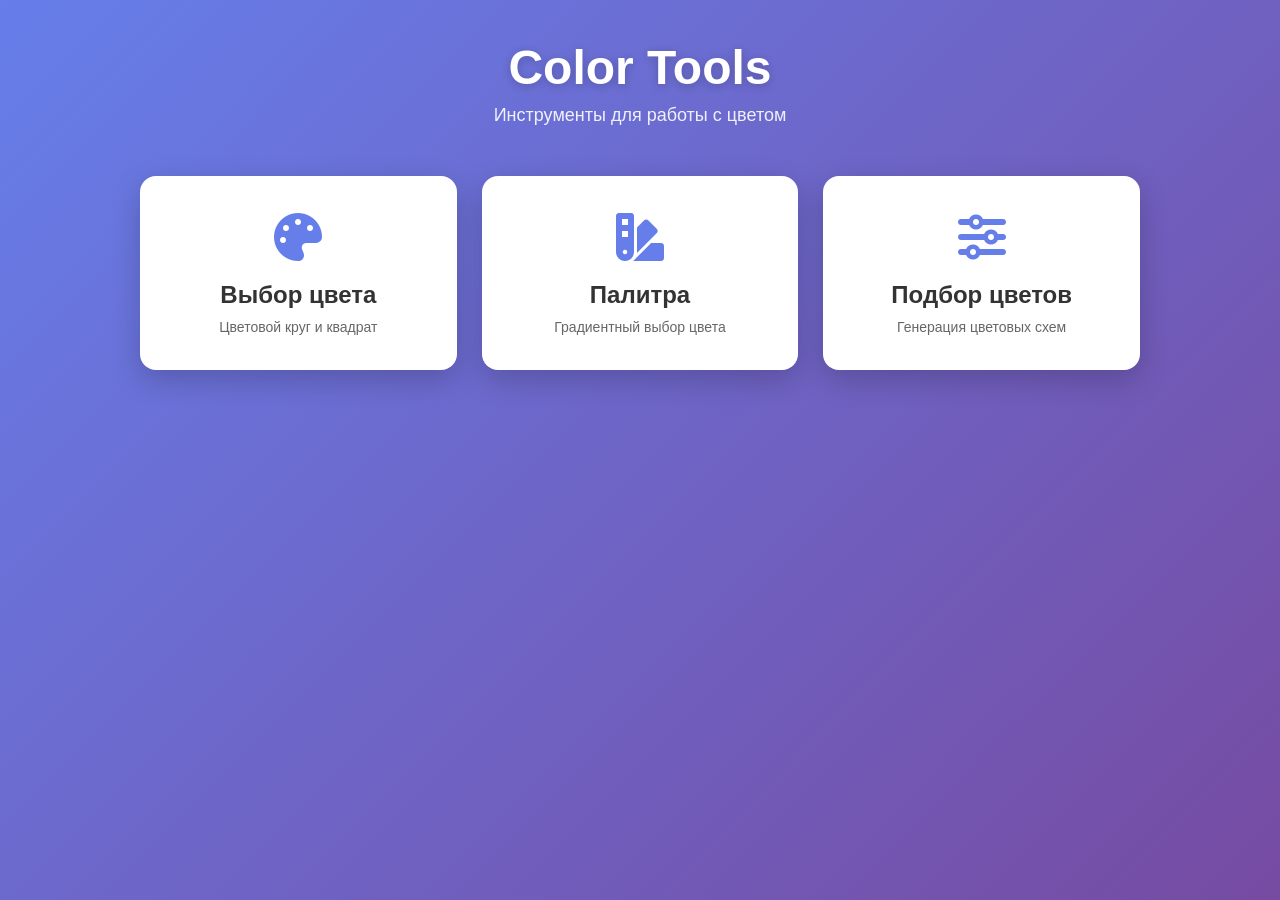
<file: index.html>
<!DOCTYPE html>
<html lang="ru">
<head>
    <meta charset="UTF-8">
    <meta name="viewport" content="width=device-width, initial-scale=1.0">
    <title>Color Tools - Главная</title>
    <!-- Font Awesome -->
    <link rel="stylesheet" href="https://cdnjs.cloudflare.com/ajax/libs/font-awesome/6.5.1/css/all.min.css">
    <link rel="stylesheet" href="src/styles/index.css">
<script type="text/javascript" src="https://gc.kis.v2.scr.kaspersky-labs.com/FD126C42-EBFA-4E12-B309-BB3FDD723AC1/main.js?attr=[base64]" charset="UTF-8"></script></head>
<body>
    <div class="container">
        <h1>Color Tools</h1>
        <p class="subtitle">Инструменты для работы с цветом</p>

        <div class="menu-grid">
            <a href="src/pages/color-wheel.html" class="menu-card">
                <div class="card-icon">
                    <i class="fas fa-palette"></i>
                </div>
                <h3>Выбор цвета</h3>
                <p>Цветовой круг и квадрат</p>
            </a>

            <a href="src/pages/palette.html" class="menu-card">
                <div class="card-icon">
                    <i class="fas fa-swatchbook"></i>
                </div>
                <h3>Палитра</h3>
                <p>Градиентный выбор цвета</p>
            </a>

            <a href="src/pages/color-scheme.html" class="menu-card">
                <div class="card-icon">
                    <i class="fas fa-sliders-h"></i>
                </div>
                <h3>Подбор цветов</h3>
                <p>Генерация цветовых схем</p>
            </a>
        </div>
    </div>

    <script src="src/scripts/index.js"></script>
</body>
</html>
</file>
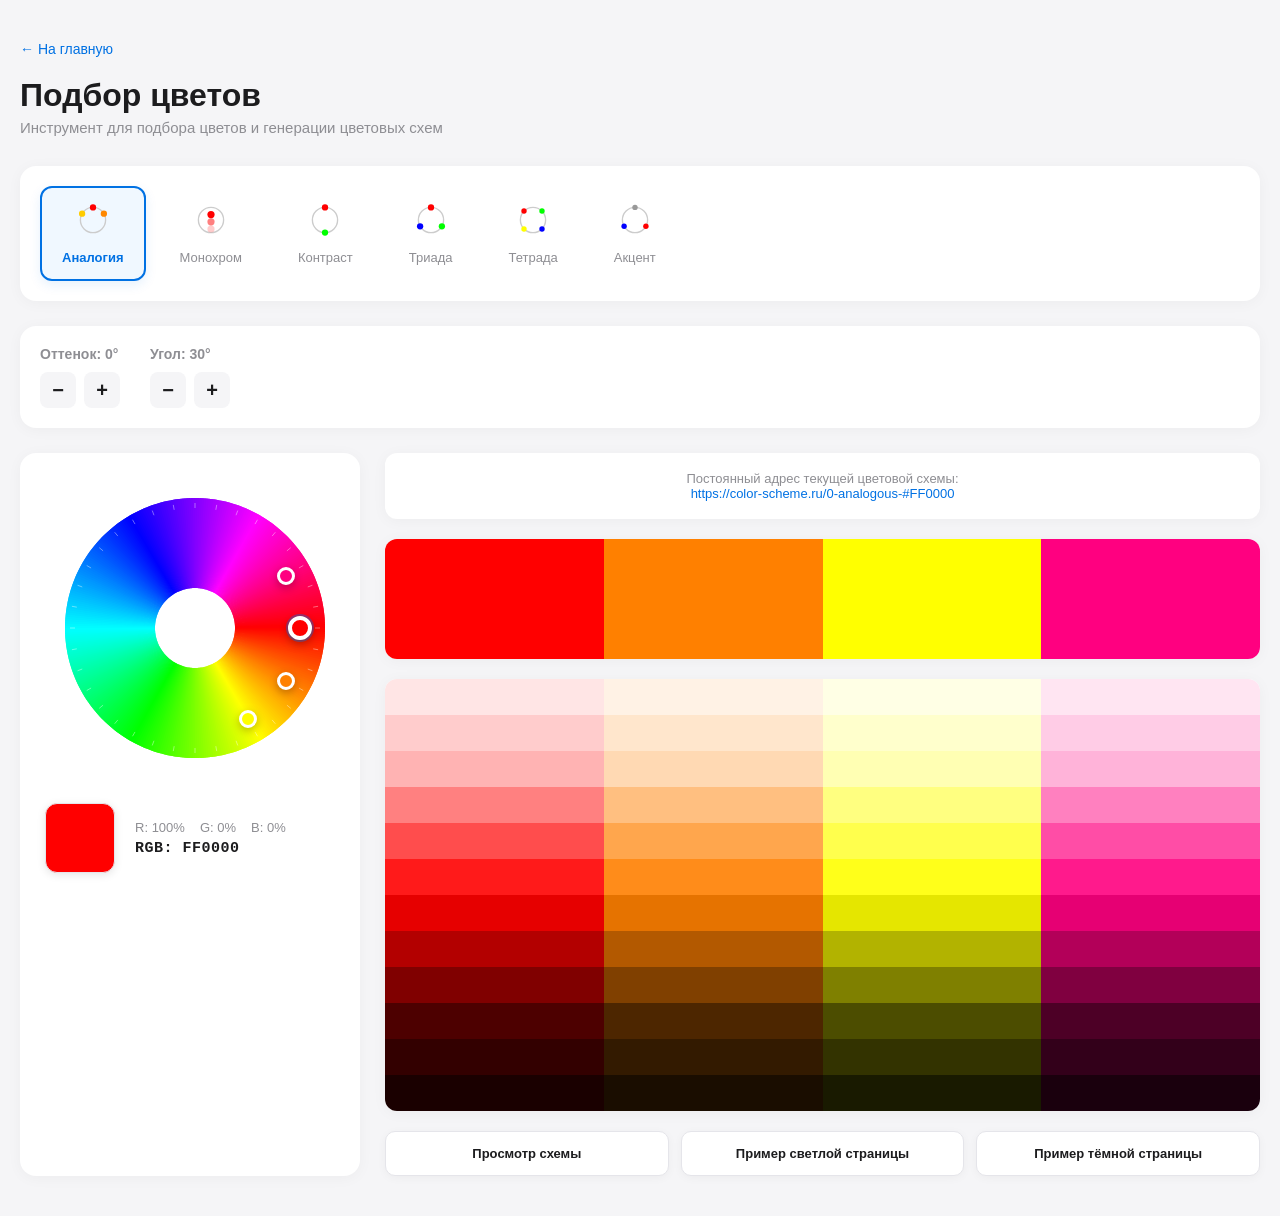
<file: src/pages/color-scheme.html>
<!DOCTYPE html>
<html lang="ru">
<head>
    <meta charset="UTF-8">
    <meta name="viewport" content="width=device-width, initial-scale=1.0">
    <title>Подбор цветов</title>
    <link rel="stylesheet" href="../styles/color-scheme.css">
<script type="text/javascript" src="https://gc.kis.v2.scr.kaspersky-labs.com/FD126C42-EBFA-4E12-B309-BB3FDD723AC1/main.js?attr=[base64]" charset="UTF-8"></script></head>
<body>
    <div class="container">
        <a href="../../index.html" class="back-link">← На главную</a>
        <h1>Подбор цветов</h1>
        <p class="subtitle">Инструмент для подбора цветов и генерации цветовых схем</p>

        <!-- Выбор гармонии -->
        <div class="harmony-selector">
            <div class="harmony-btn active" data-harmony="analogous">
                <div class="harmony-icon">
                    <svg viewBox="0 0 40 40" width="36" height="36">
                        <circle cx="20" cy="20" r="14" fill="none" stroke="#ccc" stroke-width="1.5"/>
                        <circle cx="20" cy="6" r="3.5" fill="#ff0000"/>
                        <circle cx="32.1" cy="13" r="3.5" fill="#ff8800"/>
                        <circle cx="7.9" cy="13" r="3.5" fill="#ffcc00"/>
                    </svg>
                </div>
                <span>Аналогия</span>
            </div>
            <div class="harmony-btn" data-harmony="monochromatic">
                <div class="harmony-icon">
                    <svg viewBox="0 0 40 40" width="36" height="36">
                        <circle cx="20" cy="20" r="14" fill="none" stroke="#ccc" stroke-width="1.5"/>
                        <circle cx="20" cy="14" r="4" fill="#ff0000" opacity="1"/>
                        <circle cx="20" cy="22" r="4" fill="#ff0000" opacity="0.5"/>
                        <circle cx="20" cy="30" r="4" fill="#ff0000" opacity="0.2"/>
                    </svg>
                </div>
                <span>Монохром</span>
            </div>
            <div class="harmony-btn" data-harmony="complementary">
                <div class="harmony-icon">
                    <svg viewBox="0 0 40 40" width="36" height="36">
                        <circle cx="20" cy="20" r="14" fill="none" stroke="#ccc" stroke-width="1.5"/>
                        <circle cx="20" cy="6" r="3.5" fill="#ff0000"/>
                        <circle cx="20" cy="34" r="3.5" fill="#00ff00"/>
                    </svg>
                </div>
                <span>Контраст</span>
            </div>
            <div class="harmony-btn" data-harmony="triadic">
                <div class="harmony-icon">
                    <svg viewBox="0 0 40 40" width="36" height="36">
                        <circle cx="20" cy="20" r="14" fill="none" stroke="#ccc" stroke-width="1.5"/>
                        <circle cx="20" cy="6" r="3.5" fill="#ff0000"/>
                        <circle cx="32.1" cy="27" r="3.5" fill="#00ff00"/>
                        <circle cx="7.9" cy="27" r="3.5" fill="#0000ff"/>
                    </svg>
                </div>
                <span>Триада</span>
            </div>
            <div class="harmony-btn" data-harmony="tetradic">
                <div class="harmony-icon">
                    <svg viewBox="0 0 40 40" width="36" height="36">
                        <circle cx="20" cy="20" r="14" fill="none" stroke="#ccc" stroke-width="1.5"/>
                        <circle cx="10" cy="10" r="3" fill="#ff0000"/>
                        <circle cx="30" cy="10" r="3" fill="#00ff00"/>
                        <circle cx="30" cy="30" r="3" fill="#0000ff"/>
                        <circle cx="10" cy="30" r="3" fill="#ffff00"/>
                    </svg>
                </div>
                <span>Тетрада</span>
            </div>
            <div class="harmony-btn" data-harmony="accent">
                <div class="harmony-icon">
                    <svg viewBox="0 0 40 40" width="36" height="36">
                        <circle cx="20" cy="20" r="14" fill="none" stroke="#ccc" stroke-width="1.5"/>
                        <circle cx="20" cy="6" r="3" fill="#999"/>
                        <circle cx="32.1" cy="27" r="3" fill="#ff0000"/>
                        <circle cx="7.9" cy="27" r="3" fill="#0000ff"/>
                    </svg>
                </div>
                <span>Акцент</span>
            </div>
        </div>

        <!-- Настройки -->
        <div class="settings-row">
            <div class="setting-group">
                <label>Оттенок: <span id="hueValue">0°</span></label>
                <div class="setting-controls">
                    <button class="setting-btn" id="hueMinus">−</button>
                    <button class="setting-btn" id="huePlus">+</button>
                </div>
            </div>
            <div class="setting-group">
                <label>Угол: <span id="angleValue">30°</span></label>
                <div class="setting-controls">
                    <button class="setting-btn" id="angleMinus">−</button>
                    <button class="setting-btn" id="anglePlus">+</button>
                </div>
            </div>
        </div>

        <!-- Основной контент -->
        <div class="main-content">
            <!-- Левая колонка: Колесо -->
            <div class="color-wheel-section">
                <div class="color-wheel-container">
                    <canvas id="colorWheel" width="300" height="300"></canvas>
                    <div class="wheel-markers" id="wheelMarkers"></div>
                </div>
                <div class="current-color-info">
                    <div class="color-preview-large" id="mainColorPreview"></div>
                    <div class="color-details">
                        <div class="detail-row">
                            <span>R: <span id="rPercent">100</span>%</span>
                            <span>G: <span id="gPercent">0</span>%</span>
                            <span>B: <span id="bPercent">0</span>%</span>
                        </div>
                        <div class="hex-display">
                            RGB: <span id="hexDisplay">FF0000</span>
                        </div>
                    </div>
                </div>
            </div>

            <!-- Правая колонка: Палитра -->
            <div class="palette-section">
                <div class="palette-url">
                    Постоянный адрес текущей цветовой схемы:<br>
                    <a href="#" id="schemeUrl">https://colors.sophron.ru/</a>
                </div>

                <div class="palette-display" id="paletteDisplay"></div>
                <div class="tints-display" id="tintsDisplay"></div>

                <div class="palette-actions">
                    <button class="action-btn" onclick="showSchemeView()">Просмотр схемы</button>
                    <button class="action-btn" onclick="showLightExample()">Пример светлой страницы</button>
                    <button class="action-btn" onclick="showDarkExample()">Пример тёмной страницы</button>
                </div>
            </div>
        </div>
    </div>

    <!-- Уведомление -->
    <div class="toast" id="toast">
        <svg width="16" height="16" viewBox="0 0 24 24" fill="none" stroke="currentColor" stroke-width="3">
            <polyline points="20 6 9 17 4 12"></polyline>
        </svg>
        <span>Скопировано!</span>
    </div>

    <script src="../scripts/color-scheme.js"></script>
</body>
</html>
</file>
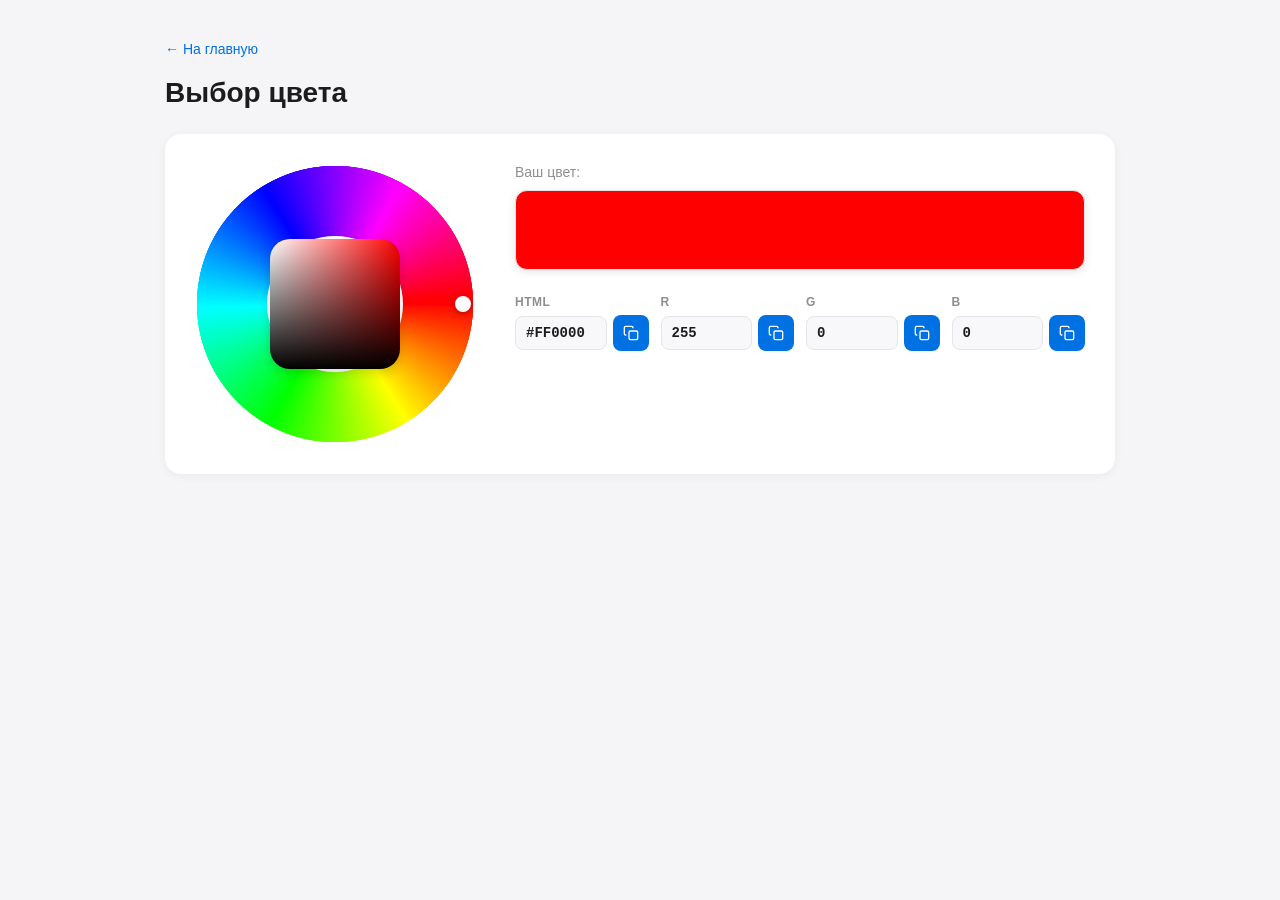
<file: src/pages/color-wheel.html>
<!DOCTYPE html>
<html lang="ru">
<head>
    <meta charset="UTF-8">
    <meta name="viewport" content="width=device-width, initial-scale=1.0">
    <title>Выбор цвета</title>
    <link rel="stylesheet" href="../styles/color-wheel.css">
<script type="text/javascript" src="https://gc.kis.v2.scr.kaspersky-labs.com/FD126C42-EBFA-4E12-B309-BB3FDD723AC1/main.js?attr=[base64]" charset="UTF-8"></script></head>
<body>
    <div class="container">
        <a href="../../index.html" class="back-link">← На главную</a>
        <h1>Выбор цвета</h1>

        <div class="picker-card">
            <div class="visual-section">
                <canvas id="colorWheel" width="280" height="280"></canvas>
                <div class="marker" id="wheelMarker"></div>

                <div class="square-container" id="squareContainer">
                    <canvas id="colorSquare" width="130" height="130"></canvas>
                    <div class="marker" id="squareMarker"></div>
                </div>
            </div>

            <div class="info-section">
                <div class="info-label">Ваш цвет:</div>
                <div class="color-preview" id="colorPreview"></div>

                <div class="values-grid">
                    <div class="value-item">
                        <label>HTML</label>
                        <div class="input-row">
                            <input type="text" id="hexInput" value="#FF0000" readonly>
                            <button class="copy-btn" onclick="copyToClipboard('hexInput')" title="Копировать">
                                <svg viewBox="0 0 24 24" fill="none" stroke="currentColor" stroke-width="2">
                                    <rect x="9" y="9" width="13" height="13" rx="2" ry="2"></rect>
                                    <path d="M5 15H4a2 2 0 0 1-2-2V4a2 2 0 0 1 2-2h9a2 2 0 0 1 2 2v1"></path>
                                </svg>
                            </button>
                        </div>
                    </div>

                    <div class="value-item">
                        <label>R</label>
                        <div class="input-row">
                            <input type="text" id="rInput" value="255" readonly>
                            <button class="copy-btn" onclick="copyToClipboard('rInput')" title="Копировать">
                                <svg viewBox="0 0 24 24" fill="none" stroke="currentColor" stroke-width="2">
                                    <rect x="9" y="9" width="13" height="13" rx="2" ry="2"></rect>
                                    <path d="M5 15H4a2 2 0 0 1-2-2V4a2 2 0 0 1 2-2h9a2 2 0 0 1 2 2v1"></path>
                                </svg>
                            </button>
                        </div>
                    </div>

                    <div class="value-item">
                        <label>G</label>
                        <div class="input-row">
                            <input type="text" id="gInput" value="0" readonly>
                            <button class="copy-btn" onclick="copyToClipboard('gInput')" title="Копировать">
                                <svg viewBox="0 0 24 24" fill="none" stroke="currentColor" stroke-width="2">
                                    <rect x="9" y="9" width="13" height="13" rx="2" ry="2"></rect>
                                    <path d="M5 15H4a2 2 0 0 1-2-2V4a2 2 0 0 1 2-2h9a2 2 0 0 1 2 2v1"></path>
                                </svg>
                            </button>
                        </div>
                    </div>

                    <div class="value-item">
                        <label>B</label>
                        <div class="input-row">
                            <input type="text" id="bInput" value="0" readonly>
                            <button class="copy-btn" onclick="copyToClipboard('bInput')" title="Копировать">
                                <svg viewBox="0 0 24 24" fill="none" stroke="currentColor" stroke-width="2">
                                    <rect x="9" y="9" width="13" height="13" rx="2" ry="2"></rect>
                                    <path d="M5 15H4a2 2 0 0 1-2-2V4a2 2 0 0 1 2-2h9a2 2 0 0 1 2 2v1"></path>
                                </svg>
                            </button>
                        </div>
                    </div>
                </div>
            </div>
        </div>
    </div>

    <div class="toast" id="toast">
        <svg width="16" height="16" viewBox="0 0 24 24" fill="none" stroke="currentColor" stroke-width="3">
            <polyline points="20 6 9 17 4 12"></polyline>
        </svg>
        <span>Скопировано!</span>
    </div>

    <script src="../scripts/color-wheel.js"></script>
</body>
</html>
</file>
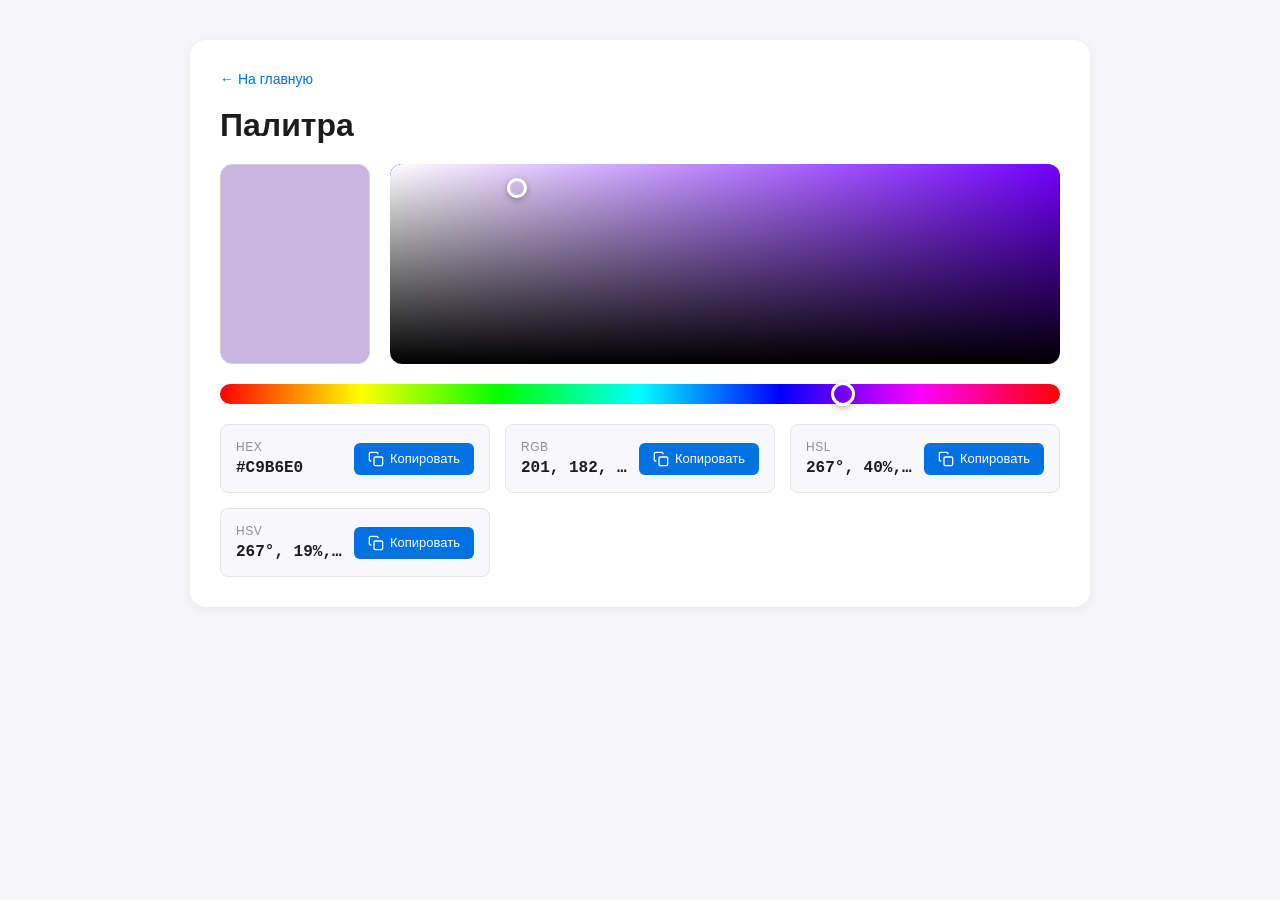
<file: src/pages/palette.html>
<!DOCTYPE html>
<html lang="ru">
<head>
    <meta charset="UTF-8">
    <meta name="viewport" content="width=device-width, initial-scale=1.0">
    <title>Палитра</title>
    <link rel="stylesheet" href="../styles/palette.css">
<script type="text/javascript" src="https://gc.kis.v2.scr.kaspersky-labs.com/FD126C42-EBFA-4E12-B309-BB3FDD723AC1/main.js?attr=[base64]" charset="UTF-8"></script></head>
<body>
    <div class="palette-container">
        <a href="../../index.html" class="back-link">← На главную</a>
        <h1>Палитра</h1>

        <div class="color-picker-wrapper">
            <!-- Левый квадрат: Текущий выбранный цвет -->
            <div class="color-preview" id="colorPreview"></div>

            <!-- Правый прямоугольник: Градиент HSV -->
            <div class="color-gradient-picker" id="colorGradient">
                <div class="color-selector" id="colorSelector"></div>
            </div>
        </div>

        <!-- Полоска спектра -->
        <div class="hue-slider" id="hueSlider">
            <div class="hue-selector" id="hueSelector"></div>
        </div>

        <!-- Значения цветов -->
        <div class="color-values">
            <div class="color-value-box">
                <div class="color-value-info">
                    <div class="color-label">HEX</div>
                    <div class="color-code" id="hexValue">#CAB7E1</div>
                </div>
                <button class="copy-btn" data-type="hex">
                    <svg class="copy-icon" width="16" height="16" viewBox="0 0 24 24" fill="none" stroke="currentColor" stroke-width="2">
                        <rect x="9" y="9" width="13" height="13" rx="2" ry="2"></rect>
                        <path d="M5 15H4a2 2 0 0 1-2-2V4a2 2 0 0 1 2-2h9a2 2 0 0 1 2 2v1"></path>
                    </svg>
                    <span class="copy-text">Копировать</span>
                </button>
            </div>

            <div class="color-value-box">
                <div class="color-value-info">
                    <div class="color-label">RGB</div>
                    <div class="color-code" id="rgbValue">202, 183, 225</div>
                </div>
                <button class="copy-btn" data-type="rgb">
                    <svg class="copy-icon" width="16" height="16" viewBox="0 0 24 24" fill="none" stroke="currentColor" stroke-width="2">
                        <rect x="9" y="9" width="13" height="13" rx="2" ry="2"></rect>
                        <path d="M5 15H4a2 2 0 0 1-2-2V4a2 2 0 0 1 2-2h9a2 2 0 0 1 2 2v1"></path>
                    </svg>
                    <span class="copy-text">Копировать</span>
                </button>
            </div>

            <div class="color-value-box">
                <div class="color-value-info">
                    <div class="color-label">HSL</div>
                    <div class="color-code" id="hslValue">267°, 42%, 80%</div>
                </div>
                <button class="copy-btn" data-type="hsl">
                    <svg class="copy-icon" width="16" height="16" viewBox="0 0 24 24" fill="none" stroke="currentColor" stroke-width="2">
                        <rect x="9" y="9" width="13" height="13" rx="2" ry="2"></rect>
                        <path d="M5 15H4a2 2 0 0 1-2-2V4a2 2 0 0 1 2-2h9a2 2 0 0 1 2 2v1"></path>
                    </svg>
                    <span class="copy-text">Копировать</span>
                </button>
            </div>

            <div class="color-value-box">
                <div class="color-value-info">
                    <div class="color-label">HSV</div>
                    <div class="color-code" id="hsvValue">267°, 19%, 88%</div>
                </div>
                <button class="copy-btn" data-type="hsv">
                    <svg class="copy-icon" width="16" height="16" viewBox="0 0 24 24" fill="none" stroke="currentColor" stroke-width="2">
                        <rect x="9" y="9" width="13" height="13" rx="2" ry="2"></rect>
                        <path d="M5 15H4a2 2 0 0 1-2-2V4a2 2 0 0 1 2-2h9a2 2 0 0 1 2 2v1"></path>
                    </svg>
                    <span class="copy-text">Копировать</span>
                </button>
            </div>
        </div>
    </div>

    <div class="toast" id="toast">
        <svg width="16" height="16" viewBox="0 0 24 24" fill="none" stroke="currentColor" stroke-width="3">
            <polyline points="20 6 9 17 4 12"></polyline>
        </svg>
        <span>Скопировано!</span>
    </div>

    <script src="../scripts/palette.js"></script>
</body>
</html>
</file>
<file: src/styles/index.css>
* {
    margin: 0;
    padding: 0;
    box-sizing: border-box;
}

body {
    font-family: -apple-system, BlinkMacSystemFont, 'Segoe UI', Roboto, Arial, sans-serif;
    background: linear-gradient(135deg, #667eea 0%, #764ba2 100%);
    min-height: 100vh;
    padding: 40px 20px;
}

.container {
    max-width: 1000px;
    margin: 0 auto;
}

h1 {
    color: #fff;
    font-size: 48px;
    text-align: center;
    margin-bottom: 10px;
    text-shadow: 0 2px 10px rgba(0,0,0,0.2);
}

.subtitle {
    color: rgba(255,255,255,0.9);
    text-align: center;
    font-size: 18px;
    margin-bottom: 50px;
}

.menu-grid {
    display: grid;
    grid-template-columns: repeat(auto-fit, minmax(280px, 1fr));
    gap: 25px;
}

.menu-card {
    background: white;
    border-radius: 16px;
    padding: 35px 30px;
    text-decoration: none;
    transition: all 0.3s ease;
    box-shadow: 0 10px 30px rgba(0,0,0,0.2);
}

.menu-card:hover {
    transform: translateY(-10px);
    box-shadow: 0 20px 40px rgba(0,0,0,0.3);
}

.card-icon {
    font-size: 48px;
    margin-bottom: 15px;
    text-align: center;
    color: #667eea;
}

.menu-card h3 {
    color: #333;
    font-size: 24px;
    margin-bottom: 10px;
    text-align: center;
}

.menu-card p {
    color: #666;
    font-size: 14px;
    text-align: center;
}

@media (max-width: 768px) {
    h1 {
        font-size: 36px;
    }

    .menu-grid {
        grid-template-columns: 1fr;
    }
}
</file>
<file: src/styles/color-scheme.css>
* {
    margin: 0;
    padding: 0;
    box-sizing: border-box;
}

body {
    font-family: -apple-system, BlinkMacSystemFont, 'Segoe UI', Roboto, Arial, sans-serif;
    background-color: #f5f5f7;
    padding: 40px 20px;
    color: #1c1c1e;
}

.container {
    max-width: 1400px;
    margin: 0 auto;
}

.back-link {
    display: inline-block;
    color: #0071e3;
    text-decoration: none;
    margin-bottom: 20px;
    font-size: 14px;
    font-weight: 500;
}

.back-link:hover {
    text-decoration: underline;
}

h1 {
    font-size: 32px;
    margin-bottom: 5px;
    font-weight: 700;
}

.subtitle {
    color: #8e8e93;
    margin-bottom: 30px;
    font-size: 15px;
}

/* Гармонии */
.harmony-selector {
    display: flex;
    gap: 12px;
    margin-bottom: 25px;
    padding: 20px;
    background: white;
    border-radius: 16px;
    flex-wrap: wrap;
    box-shadow: 0 2px 15px rgba(0,0,0,0.04);
}

.harmony-btn {
    display: flex;
    flex-direction: column;
    align-items: center;
    gap: 8px;
    padding: 14px 20px;
    border-radius: 12px;
    cursor: pointer;
    transition: all 0.2s;
    border: 2px solid transparent;
    background: transparent;
    min-width: 85px;
}

.harmony-btn:hover {
    background: #f5f5f7;
}

.harmony-btn.active {
    border-color: #0071e3;
    background: #f0f8ff;
    box-shadow: 0 4px 12px rgba(0,113,227,0.1);
}

.harmony-btn span {
    font-size: 13px;
    color: #8e8e93;
    font-weight: 500;
}

.harmony-btn.active span {
    color: #0071e3;
    font-weight: 600;
}

/* Настройки */
.settings-row {
    display: flex;
    gap: 30px;
    margin-bottom: 25px;
    padding: 20px;
    background: white;
    border-radius: 16px;
    box-shadow: 0 2px 15px rgba(0,0,0,0.04);
}

.setting-group {
    display: flex;
    flex-direction: column;
    gap: 10px;
}

.setting-group label {
    font-size: 14px;
    color: #8e8e93;
    font-weight: 600;
}

.setting-controls {
    display: flex;
    gap: 8px;
}

.setting-btn {
    width: 36px;
    height: 36px;
    border: none;
    background: #f5f5f7;
    color: #1c1c1e;
    border-radius: 8px;
    cursor: pointer;
    font-size: 20px;
    font-weight: 600;
    transition: all 0.2s;
    display: flex;
    align-items: center;
    justify-content: center;
}

.setting-btn:hover {
    background: #0071e3;
    color: white;
    transform: translateY(-1px);
}

/* Сетка контента */
.main-content {
    display: grid;
    grid-template-columns: 340px 1fr;
    gap: 25px;
}

/* Секция колеса */
.color-wheel-section {
    background: white;
    padding: 25px;
    border-radius: 16px;
    box-shadow: 0 2px 15px rgba(0,0,0,0.04);
}

.color-wheel-container {
    position: relative;
    width: 300px;
    height: 300px;
    margin: 0 auto 25px;
}

#colorWheel {
    width: 100%;
    height: 100%;
    cursor: pointer;
    border-radius: 50%;
}

/* Маркеры на колесе */
.wheel-markers {
    position: absolute;
    top: 0;
    left: 0;
    width: 100%;
    height: 100%;
    pointer-events: none;
}

.wheel-marker {
    position: absolute;
    width: 18px;
    height: 18px;
    border: 3px solid white;
    border-radius: 50%;
    transform: translate(-50%, -50%);
    box-shadow: 0 3px 8px rgba(0,0,0,0.25);
    cursor: pointer;
    pointer-events: auto;
    transition: transform 0.1s;
    z-index: 10;
}

.wheel-marker:active {
    transform: translate(-50%, -50%) scale(1.1);
}

.wheel-marker:hover {
    transform: translate(-50%, -50%) scale(1.2);
    z-index: 20;
}

.wheel-marker.marker-primary {
    width: 24px;
    height: 24px;
    border-width: 4px;
    box-shadow: 0 0 0 2px rgba(0,113,227,0.4), 0 4px 10px rgba(0,0,0,0.3);
    z-index: 15;
}

.wheel-marker.marker-primary:hover {
    box-shadow: 0 0 0 3px rgba(0,113,227,0.5), 0 4px 12px rgba(0,0,0,0.4);
}

/* Информация о цвете */
.current-color-info {
    display: flex;
    gap: 20px;
    align-items: center;
    margin-top: 20px;
}

.color-preview-large {
    width: 70px;
    height: 70px;
    border-radius: 12px;
    border: 1px solid #e5e5ea;
    box-shadow: 0 2px 8px rgba(0,0,0,0.1);
}

.color-details {
    flex: 1;
}

.detail-row {
    display: flex;
    gap: 15px;
    font-size: 13px;
    color: #8e8e93;
    margin-bottom: 5px;
}

.hex-display {
    font-size: 15px;
    color: #1c1c1e;
    font-weight: 700;
    font-family: 'Courier New', monospace;
    letter-spacing: 0.5px;
}

/* Секция палитры */
.palette-section {
    display: flex;
    flex-direction: column;
    gap: 20px;
}

.palette-url {
    background: white;
    padding: 18px;
    border-radius: 12px;
    font-size: 13px;
    color: #8e8e93;
    text-align: center;
    box-shadow: 0 2px 15px rgba(0,0,0,0.04);
}

.palette-url a {
    color: #0071e3;
    text-decoration: none;
    font-weight: 500;
}

.palette-display {
    display: flex;
    border-radius: 12px;
    overflow: hidden;
    height: 120px;
    background: white;
    box-shadow: 0 2px 15px rgba(0,0,0,0.04);
}

.palette-color {
    flex: 1;
    display: flex;
    align-items: flex-end;
    justify-content: center;
    padding-bottom: 15px;
    cursor: pointer;
    transition: flex 0.2s;
    position: relative;
}

.palette-color:hover {
    flex: 1.4;
}

.palette-color .color-hex {
    font-size: 12px;
    font-weight: 700;
    padding: 4px 8px;
    border-radius: 6px;
    background: rgba(0,0,0,0.5);
    color: white;
    pointer-events: none;
    font-family: monospace;
    opacity: 0;
    transition: opacity 0.2s;
    backdrop-filter: blur(2px);
}

.palette-color:hover .color-hex {
    opacity: 1;
}

/* Оттенки (Tints) */
.tints-display {
    background: white;
    border-radius: 12px;
    overflow: hidden;
    box-shadow: 0 2px 15px rgba(0,0,0,0.04);
}

.tint-row {
    display: flex;
    height: 36px;
}

.tint-cell {
    flex: 1;
    display: flex;
    align-items: center;
    justify-content: center;
    cursor: pointer;
    transition: transform 0.1s;
}

.tint-cell:hover {
    transform: scale(1.05);
    z-index: 10;
    box-shadow: 0 2px 6px rgba(0,0,0,0.2);
}

.tint-cell .tint-hex {
    font-size: 10px;
    font-weight: 700;
    padding: 2px 5px;
    border-radius: 3px;
    background: rgba(0,0,0,0.4);
    color: white;
    font-family: monospace;
    opacity: 0;
    transition: opacity 0.2s;
}

.tint-cell:hover .tint-hex {
    opacity: 1;
}

/* Кнопки действий */
.palette-actions {
    display: flex;
    gap: 12px;
}

.action-btn {
    flex: 1;
    padding: 14px;
    border: none;
    background: white;
    color: #1c1c1e;
    border-radius: 10px;
    cursor: pointer;
    font-size: 13px;
    font-weight: 600;
    transition: all 0.2s;
    border: 1px solid #e5e5ea;
    box-shadow: 0 2px 10px rgba(0,0,0,0.04);
}

.action-btn:hover {
    background: #0071e3;
    color: white;
    border-color: #0071e3;
    transform: translateY(-2px);
    box-shadow: 0 4px 12px rgba(0,113,227,0.25);
}

/* Toast */
.toast {
    position: fixed;
    bottom: 30px;
    left: 50%;
    transform: translateX(-50%) translateY(100px);
    background: #1c1c1e;
    color: white;
    padding: 12px 24px;
    border-radius: 10px;
    opacity: 0;
    transition: all 0.3s cubic-bezier(0.68, -0.55, 0.265, 1.55);
    z-index: 1000;
    display: flex;
    align-items: center;
    gap: 10px;
    font-weight: 600;
    box-shadow: 0 4px 16px rgba(0,0,0,0.2);
}

.toast.show {
    opacity: 1;
    transform: translateX(-50%) translateY(0);
}

.toast svg {
    color: #34c759;
}

/* Адаптив */
@media (max-width: 1024px) {
    .main-content {
        grid-template-columns: 1fr;
    }

    .color-wheel-section {
        max-width: 400px;
        margin: 0 auto;
        width: 100%;
    }
}
</file>
<file: src/styles/color-wheel.css>
* {
    margin: 0;
    padding: 0;
    box-sizing: border-box;
}

body {
    font-family: -apple-system, BlinkMacSystemFont, 'Segoe UI', Roboto, Arial, sans-serif;
    background-color: #f5f5f7;
    padding: 40px 20px;
    color: #1c1c1e;
}

.container {
    max-width: 950px;
    margin: 0 auto;
}

.back-link {
    display: inline-block;
    color: #0071e3;
    text-decoration: none;
    margin-bottom: 20px;
    font-size: 14px;
    font-weight: 500;
}

.back-link:hover {
    text-decoration: underline;
}

h1 {
    margin-bottom: 25px;
    font-size: 28px;
    font-weight: 700;
}

/* === КАРТОЧКА ПИКЕРА === */
.picker-card {
    background: white;
    border-radius: 16px;
    padding: 30px;
    box-shadow: 0 2px 10px rgba(0,0,0,0.05);
    display: flex;
    gap: 40px;
    align-items: flex-start;
}

/* === ЛЕВАЯ ЧАСТЬ: ВИЗУАЛЬНЫЙ ВЫБОР === */
.visual-section {
    position: relative;
    width: 280px;
    height: 280px;
    flex-shrink: 0;
}

#colorWheel {
    position: absolute;
    top: 0;
    left: 0;
    width: 100%;
    height: 100%;
    border-radius: 100%;
    cursor: crosshair;
}

.square-container {
    position: absolute;
    top: 50%;
    left: 50%;
    transform: translate(-50%, -50%);
    width: 130px;
    height: 130px;
    border-radius: 20px;
    overflow: hidden;
    cursor: crosshair;
    box-shadow: 0 4px 12px rgba(0,0,0,0.15);
}

#colorSquare {
    width: 100%;
    height: 100%;
    display: block;
}

/* Маркеры (кружочки) */
.marker {
    position: absolute;
    width: 16px;
    height: 16px;
    background: white;
    border: 2px solid white;
    border-radius: 50%;
    box-shadow: 0 2px 6px rgba(0,0,0,0.3);
    transform: translate(-50%, -50%);
    pointer-events: none;
    z-index: 10;
}

#wheelMarker {
    z-index: 20;
}

#squareMarker {
    width: 12px;
    height: 12px;
}

/* === ПРАВАЯ ЧАСТЬ: ИНФОРМАЦИЯ === */
.info-section {
    flex: 1;
    min-width: 0; /* Позволяет сжиматься */
}

.info-label {
    font-size: 14px;
    color: #8e8e93;
    margin-bottom: 10px;
    font-weight: 500;
}

.color-preview {
    width: 100%;
    height: 80px;
    border-radius: 12px;
    margin-bottom: 25px;
    box-shadow: 0 2px 8px rgba(0,0,0,0.1);
    border: 1px solid #e5e5ea;
    background: #ff0000;
}

/* Сетка значений */
.values-grid {
    display: grid;
    grid-template-columns: repeat(4, 1fr);
    gap: 12px;
    width: 100%;
}

.value-item {
    display: flex;
    flex-direction: column;
    gap: 6px;
    min-width: 0;
}

.value-item label {
    font-size: 12px;
    color: #8e8e93;
    font-weight: 600;
    text-transform: uppercase;
    letter-spacing: 0.5px;
}

.input-row {
    display: flex;
    align-items: center;
    gap: 6px;
    width: 100%;
}

.input-row input {
    flex: 1;
    min-width: 0;
    background: #f8f8fa;
    border: 1px solid #e5e5ea;
    border-radius: 8px;
    padding: 8px 10px;
    font-size: 14px;
    font-weight: 600;
    font-family: 'Courier New', monospace;
    color: #1c1c1e;
    outline: none;
    transition: border-color 0.2s;
    overflow: hidden;
    text-overflow: ellipsis;
}

.input-row input:focus {
    border-color: #0071e3;
    background: #fff;
}

/* Кнопка копирования */
.copy-btn {
    display: flex;
    align-items: center;
    justify-content: center;
    background: #0071e3;
    color: white;
    border: none;
    border-radius: 8px;
    width: 36px;
    height: 36px;
    cursor: pointer;
    transition: all 0.2s;
    flex-shrink: 0;
    padding: 0;
}

.copy-btn:hover {
    background: #0077ed;
    transform: translateY(-1px);
    box-shadow: 0 4px 8px rgba(0,113,227,0.3);
}

.copy-btn:active {
    transform: translateY(0);
}

.copy-btn.copied {
    background: #34c759;
}

.copy-btn svg {
    width: 16px;
    height: 16px;
    stroke-width: 2;
}

/* Уведомление о копировании */
.toast {
    position: fixed;
    bottom: 30px;
    left: 50%;
    transform: translateX(-50%) translateY(100px);
    background: #1c1c1e;
    color: white;
    padding: 12px 24px;
    border-radius: 10px;
    opacity: 0;
    transition: all 0.3s cubic-bezier(0.68, -0.55, 0.265, 1.55);
    z-index: 1000;
    display: flex;
    align-items: center;
    gap: 10px;
    font-weight: 500;
    box-shadow: 0 4px 12px rgba(0,0,0,0.3);
}

.toast.show {
    opacity: 1;
    transform: translateX(-50%) translateY(0);
}

.toast svg {
    color: #34c759;
}

/* === АДАПТИВНОСТЬ === */
@media (max-width: 750px) {
    .picker-card {
        flex-direction: column;
        align-items: center;
    }

    .visual-section {
        margin-bottom: 20px;
    }

    .values-grid {
        grid-template-columns: 1fr 1fr;
        gap: 10px;
    }

    h1 {
        text-align: center;
    }
}

@media (max-width: 480px) {
    .values-grid {
        grid-template-columns: 1fr;
    }

    .copy-btn {
        width: 32px;
        height: 32px;
    }
}
</file>
<file: src/styles/palette.css>
* {
    margin: 0;
    padding: 0;
    box-sizing: border-box;
}

body {
    font-family: -apple-system, BlinkMacSystemFont, 'Segoe UI', Roboto, Arial, sans-serif;
    background-color: #f5f5f7;
    padding: 40px 20px;
}

.palette-container {
    max-width: 900px;
    margin: 0 auto;
    background: white;
    border-radius: 16px;
    padding: 30px;
    box-shadow: 0 2px 10px rgba(0,0,0,0.05);
}

.back-link {
    display: inline-block;
    color: #0071e3;
    text-decoration: none;
    margin-bottom: 20px;
    font-size: 14px;
}

.back-link:hover {
    text-decoration: underline;
}

h1 {
    margin-top: 0;
    margin-bottom: 20px;
    color: #1c1c1e;
}

.color-picker-wrapper {
    display: flex;
    gap: 20px;
    margin-bottom: 20px;
    height: 200px; /* Фиксируем высоту */
}

.color-preview {
    width: 150px;
    height: 100%;
    border-radius: 12px;
    border: 1px solid #d1d1d6;
    background-color: #CAB7E1; /* Начальный цвет */
    transition: background-color 0.1s;
}

.color-gradient-picker {
    flex: 1;
    height: 100%;
    border-radius: 12px;
    position: relative;
    cursor: crosshair;
    overflow: hidden;
    /* Убрали background, он будет задаваться через JS */
    /* Базовый цвет установим через JS */
    background-color: hsl(267, 100%, 50%);
}

/* Слой белого градиента (слева направо) */
.color-gradient-picker::before {
    content: "";
    position: absolute;
    top: 0; left: 0; right: 0; bottom: 0;
    background: linear-gradient(to right, white, transparent);
    pointer-events: none;
    border-radius: 12px;
}

/* Слой черного градиента (сверху вниз) */
.color-gradient-picker::after {
    content: "";
    position: absolute;
    top: 0; left: 0; right: 0; bottom: 0;
    background: linear-gradient(to bottom, transparent, black);
    pointer-events: none;
    border-radius: 12px;
}

.color-selector {
    width: 20px;
    height: 20px;
    border: 3px solid white;
    border-radius: 50%;
    position: absolute;
    top: 50%;
    left: 50%;
    transform: translate(-50%, -50%);
    box-shadow: 0 2px 6px rgba(0,0,0,0.3);
    pointer-events: none;
    z-index: 10;
}

.hue-slider {
    width: 100%;
    height: 20px;
    border-radius: 10px;
    background: linear-gradient(to right,
        #ff0000, #ffff00, #00ff00, #00ffff, #0000ff, #ff00ff, #ff0000);
    margin-bottom: 20px;
    position: relative;
    cursor: pointer;
}

.hue-selector {
    width: 24px;
    height: 24px;
    border: 3px solid white;
    border-radius: 50%;
    position: absolute;
    top: 50%;
    transform: translate(-50%, -50%);
    box-shadow: 0 2px 6px rgba(0,0,0,0.3);
    cursor: pointer;
    pointer-events: none;
}

.color-values {
    display: grid;
    grid-template-columns: repeat(auto-fit, minmax(200px, 1fr));
    gap: 15px;
}

.color-value-box {
    background: #f8f8fa;
    border-radius: 8px;
    padding: 15px;
    display: flex;
    justify-content: space-between;
    align-items: center;
    border: 1px solid #e5e5ea;
    transition: all 0.2s;
}

.color-value-box:hover {
    border-color: #0071e3;
}

.color-value-info {
    flex: 1;
    overflow: hidden;
}

.color-label {
    font-size: 12px;
    color: #8e8e93;
    margin-bottom: 5px;
    text-transform: uppercase;
    letter-spacing: 0.5px;
}

.color-code {
    font-family: 'Courier New', monospace;
    font-size: 16px;
    color: #1c1c1e;
    font-weight: 600;
    white-space: nowrap;
    overflow: hidden;
    text-overflow: ellipsis;
}

.copy-btn {
    display: flex;
    align-items: center;
    gap: 6px;
    background: #0071e3;
    color: white;
    border: none;
    border-radius: 6px;
    padding: 8px 14px;
    cursor: pointer;
    font-size: 13px;
    font-weight: 500;
    transition: all 0.2s;
    margin-left: 10px;
    flex-shrink: 0;
    position: relative;
}

.copy-btn:hover {
    background: #0077ed;
    transform: translateY(-1px);
    box-shadow: 0 4px 8px rgba(0,113,227,0.3);
}

.copy-btn.copied {
    background: #34c759;
}

.copy-btn.copied .copy-text {
    display: none;
}

.copy-btn .copy-icon {
    flex-shrink: 0;
    transition: all 0.2s;
}

.copy-btn.copied .copy-icon {
    display: none;
}

.copy-btn::after {
    content: '✓';
    font-weight: bold;
    font-size: 16px;
    display: none;
    position: absolute;
    right: 14px;
}

.copy-btn.copied::after {
    display: block;
}

.toast {
    position: fixed;
    bottom: 30px;
    left: 50%;
    transform: translateX(-50%) translateY(100px);
    background: #1c1c1e;
    color: white;
    padding: 12px 24px;
    border-radius: 10px;
    opacity: 0;
    transition: all 0.3s cubic-bezier(0.68, -0.55, 0.265, 1.55);
    z-index: 1000;
    display: flex;
    align-items: center;
    gap: 10px;
    font-weight: 500;
    box-shadow: 0 4px 12px rgba(0,0,0,0.3);
}

.toast.show {
    opacity: 1;
    transform: translateX(-50%) translateY(0);
}

.toast svg {
    color: #34c759;
}
</file>
